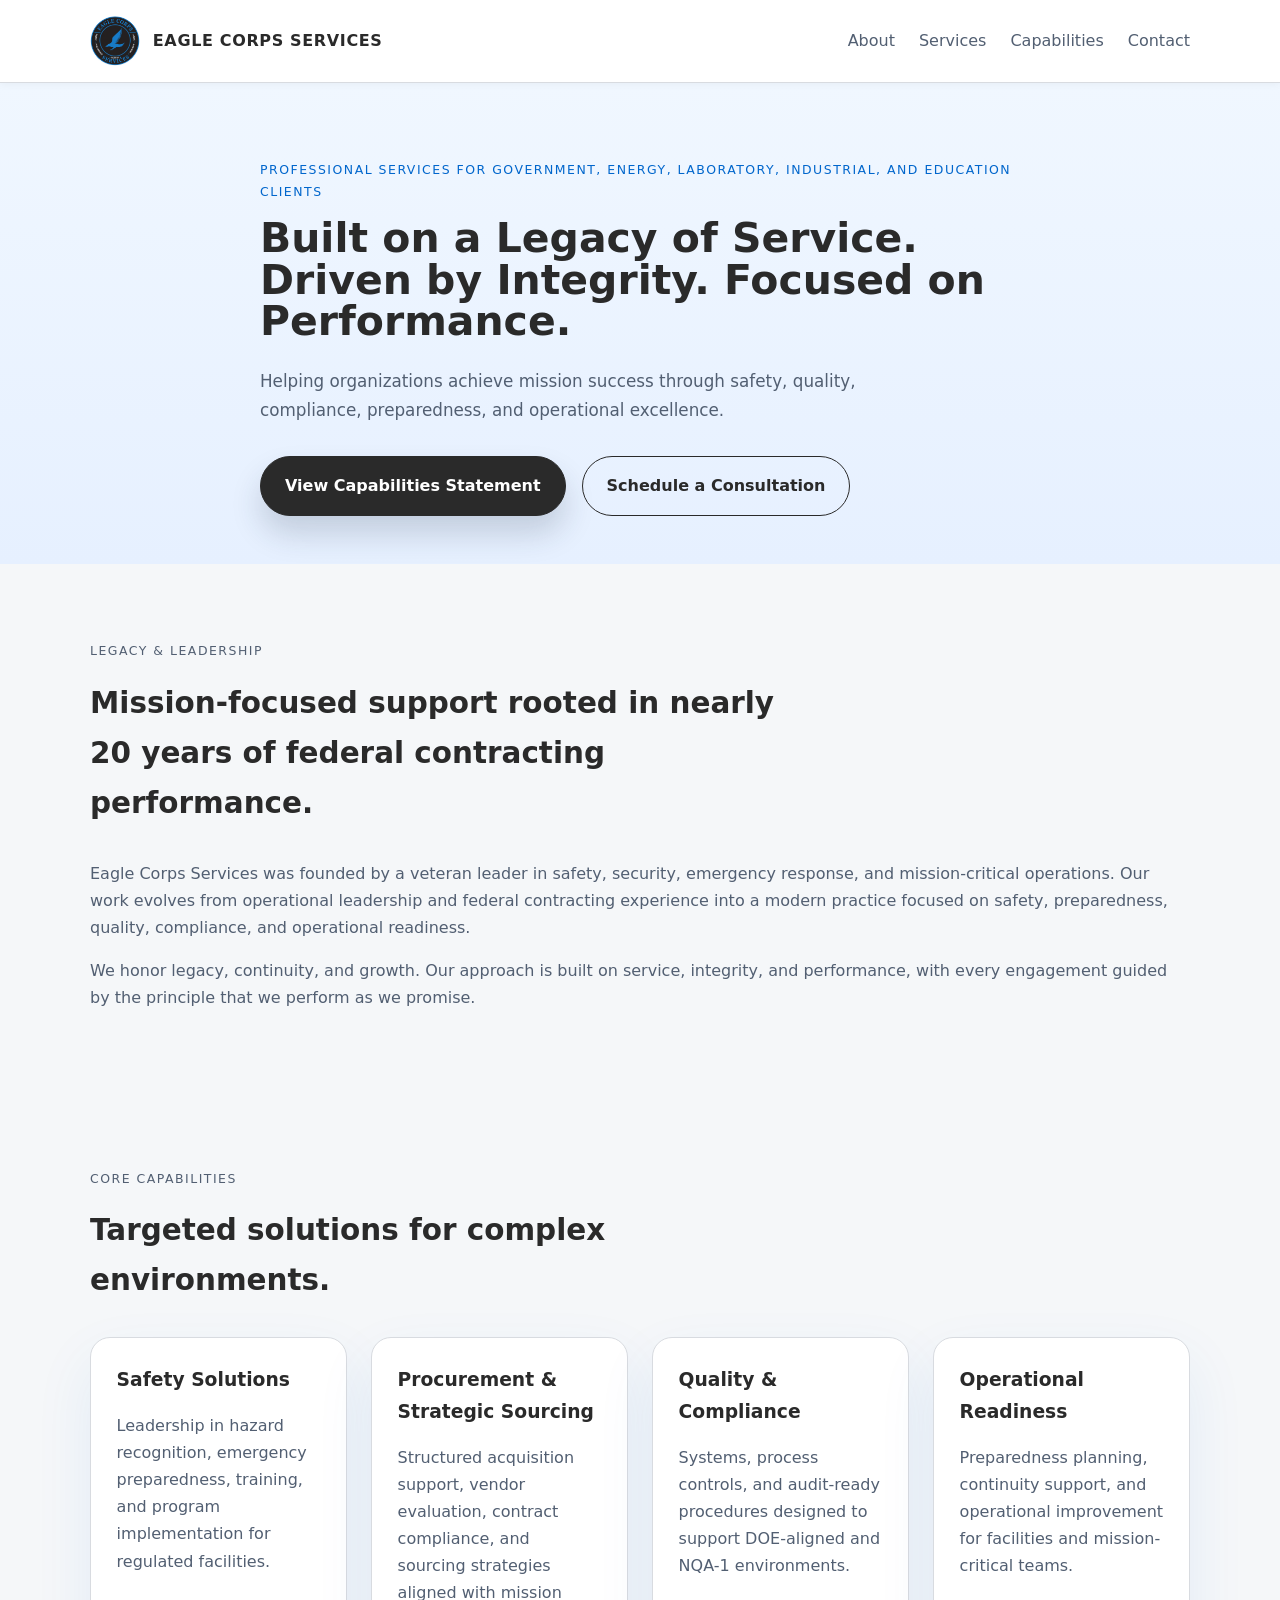
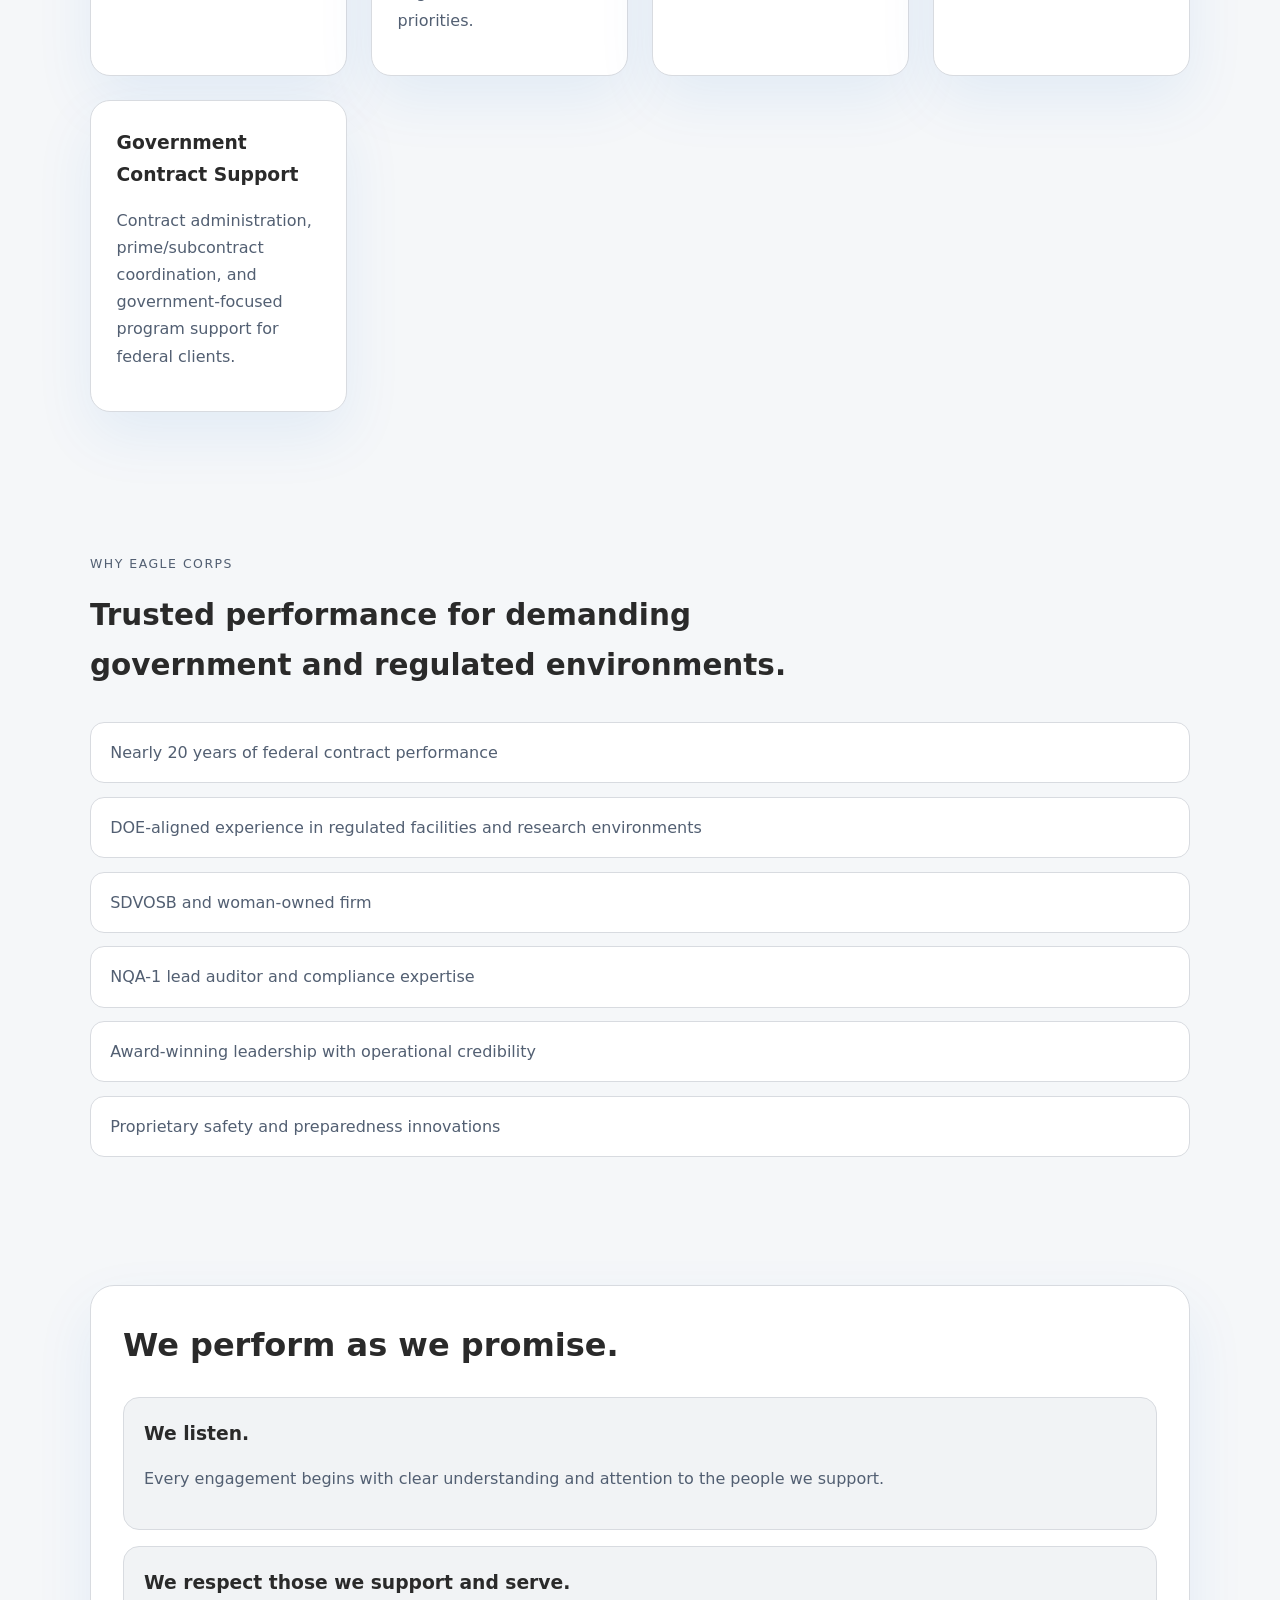
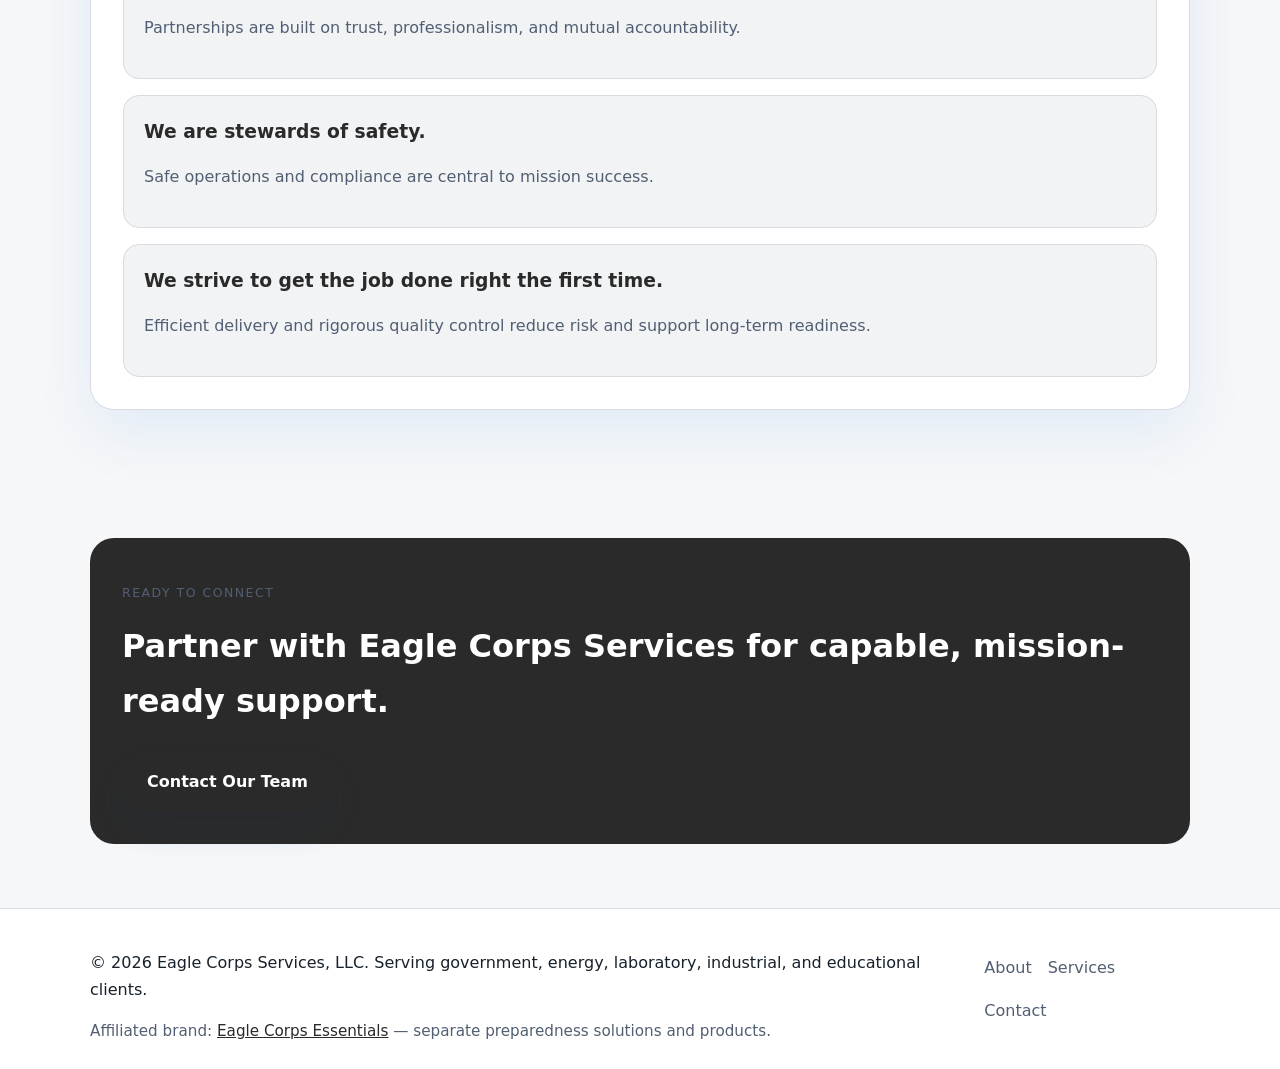
<file: index.html>
<!DOCTYPE html>
<html lang="en">
  <head>
    <meta charset="UTF-8" />
    <meta name="viewport" content="width=device-width, initial-scale=1.0" />
    <title>Eagle Corps Services | Mission-Focused Consulting & Contract Support</title>
    <meta
      name="description"
      content="Eagle Corps Services delivers safety, quality, compliance, preparedness, and operational support solutions for DOE-aligned facilities, laboratories, government agencies, and industrial clients."
    />
    <link rel="stylesheet" href="css/styles.css" />
  </head>
  <body>
    <div class="page-shell">
      <header class="site-header">
        <div class="container header-inner">
          <a href="index.html" class="brand-logo"><img src="images/eagle-corps-logo.png" alt="Eagle Corps Services logo" class="brand-mark" /><span class="brand-label">Eagle Corps Services</span></a>
          <nav class="primary-nav" aria-label="Primary navigation">
            <a href="about.html">About</a>
            <a href="services.html">Services</a>
            <a href="capabilities.html">Capabilities</a>
            <a href="contact.html">Contact</a>
          </nav>
        </div>
      </header>

      <main>
        <section class="hero">
          <div class="container hero-copy">
            <p class="eyebrow">Professional services for government, energy, laboratory, industrial, and education clients</p>
            <h1>Built on a Legacy of Service. Driven by Integrity. Focused on Performance.</h1>
            <p class="hero-text">
              Helping organizations achieve mission success through safety, quality, compliance, preparedness, and operational excellence.
            </p>
            <div class="hero-actions">
              <a class="btn btn-primary" href="capabilities.html">View Capabilities Statement</a>
              <a class="btn btn-secondary" href="contact.html">Schedule a Consultation</a>
            </div>
          </div>
        </section>

        <section class="section intro-legacy">
          <div class="container">
            <div class="section-header">
              <p class="eyebrow">Legacy & Leadership</p>
              <h2>Mission-focused support rooted in nearly 20 years of federal contracting performance.</h2>
            </div>
            <p>
              Eagle Corps Services was founded by a veteran leader in safety, security, emergency response, and mission-critical operations. Our work evolves from operational leadership and federal contracting experience into a modern practice focused on safety, preparedness, quality, compliance, and operational readiness.
            </p>
            <p>
              We honor legacy, continuity, and growth. Our approach is built on service, integrity, and performance, with every engagement guided by the principle that we perform as we promise.
            </p>
          </div>
        </section>

        <section class="section core-capabilities">
          <div class="container">
            <div class="section-header">
              <p class="eyebrow">Core capabilities</p>
              <h2>Targeted solutions for complex environments.</h2>
            </div>
            <div class="card-grid">
              <article class="capability-card">
                <h3>Safety Solutions</h3>
                <p>Leadership in hazard recognition, emergency preparedness, training, and program implementation for regulated facilities.</p>
              </article>
              <article class="capability-card">
                <h3>Procurement & Strategic Sourcing</h3>
                <p>Structured acquisition support, vendor evaluation, contract compliance, and sourcing strategies aligned with mission priorities.</p>
              </article>
              <article class="capability-card">
                <h3>Quality & Compliance</h3>
                <p>Systems, process controls, and audit-ready procedures designed to support DOE-aligned and NQA-1 environments.</p>
              </article>
              <article class="capability-card">
                <h3>Operational Readiness</h3>
                <p>Preparedness planning, continuity support, and operational improvement for facilities and mission-critical teams.</p>
              </article>
              <article class="capability-card">
                <h3>Government Contract Support</h3>
                <p>Contract administration, prime/subcontract coordination, and government-focused program support for federal clients.</p>
              </article>
            </div>
          </div>
        </section>

        <section class="section differentiators">
          <div class="container">
            <div class="section-header">
              <p class="eyebrow">Why Eagle Corps</p>
              <h2>Trusted performance for demanding government and regulated environments.</h2>
            </div>
            <ul class="differentiator-list">
              <li>Nearly 20 years of federal contract performance</li>
              <li>DOE-aligned experience in regulated facilities and research environments</li>
              <li>SDVOSB and woman-owned firm</li>
              <li>NQA-1 lead auditor and compliance expertise</li>
              <li>Award-winning leadership with operational credibility</li>
              <li>Proprietary safety and preparedness innovations</li>
            </ul>
          </div>
        </section>

        <section class="section commitment">
          <div class="container commitment-panel">
            <h2>We perform as we promise.</h2>
            <div class="commitment-grid">
              <article>
                <h3>We listen.</h3>
                <p>Every engagement begins with clear understanding and attention to the people we support.</p>
              </article>
              <article>
                <h3>We respect those we support and serve.</h3>
                <p>Partnerships are built on trust, professionalism, and mutual accountability.</p>
              </article>
              <article>
                <h3>We are stewards of safety.</h3>
                <p>Safe operations and compliance are central to mission success.</p>
              </article>
              <article>
                <h3>We strive to get the job done right the first time.</h3>
                <p>Efficient delivery and rigorous quality control reduce risk and support long-term readiness.</p>
              </article>
            </div>
          </div>
        </section>

        <section class="section contact-cta">
          <div class="container contact-panel">
            <div>
              <p class="eyebrow">Ready to connect</p>
              <h2>Partner with Eagle Corps Services for capable, mission-ready support.</h2>
            </div>
            <a class="btn btn-primary" href="contact.html">Contact Our Team</a>
          </div>
        </section>
      </main>

      <footer class="site-footer">
        <div class="container footer-inner">
          <div>
            <p>© 2026 Eagle Corps Services, LLC. Serving government, energy, laboratory, industrial, and educational clients.</p>
            <p class="footer-affiliate">Affiliated brand: <a href="#" class="footer-link">Eagle Corps Essentials</a> — separate preparedness solutions and products.</p>
          </div>
          <nav class="footer-nav" aria-label="Footer navigation">
            <a href="about.html">About</a>
            <a href="services.html">Services</a>
            <a href="contact.html">Contact</a>
          </nav>
        </div>
      </footer>
    </div>
  </body>
</html>
</file>
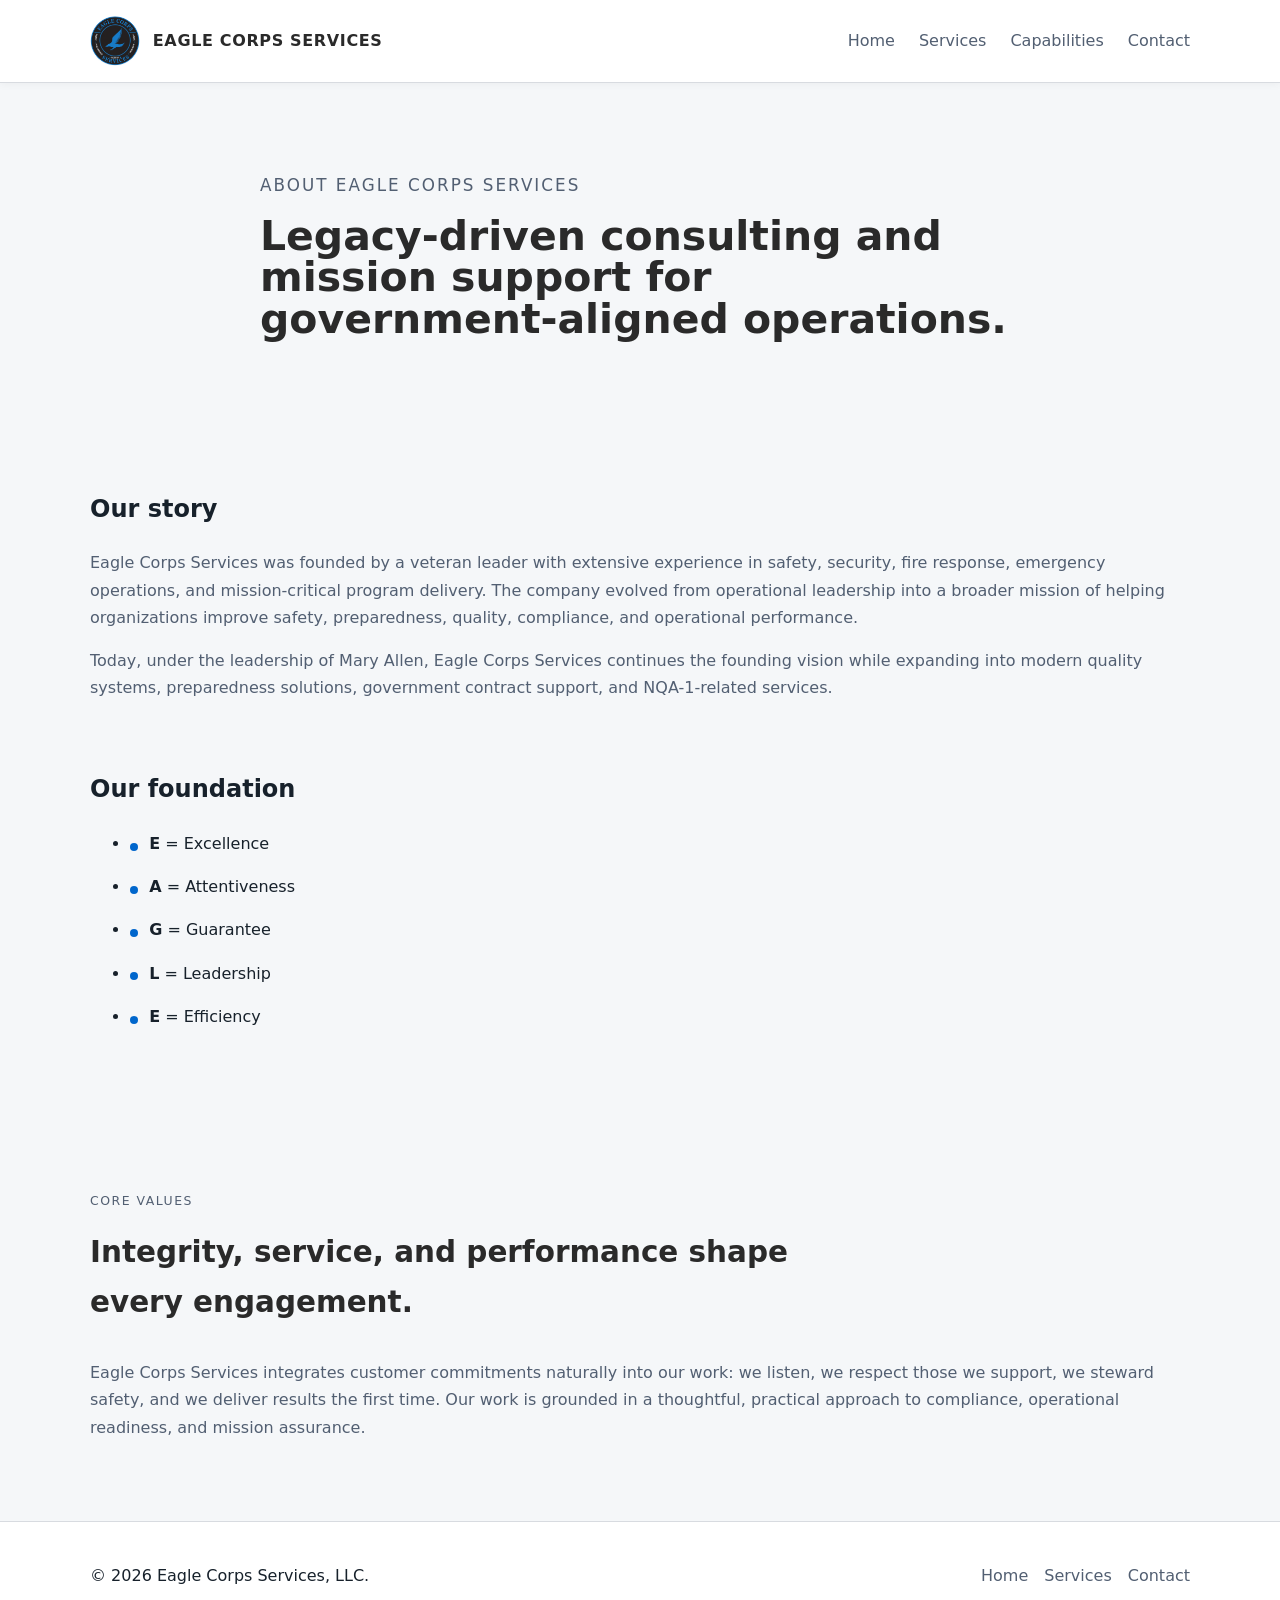
<file: about.html>
<!DOCTYPE html>
<html lang="en">
  <head>
    <meta charset="UTF-8" />
    <meta name="viewport" content="width=device-width, initial-scale=1.0" />
    <title>About | Eagle Corps Services</title>
    <link rel="stylesheet" href="css/styles.css" />
  </head>
  <body>
    <div class="page-shell">
      <header class="site-header">
        <div class="container header-inner">
          <a href="index.html" class="brand-logo"><img src="images/eagle-corps-logo.png" alt="Eagle Corps Services logo" class="brand-mark" /><span class="brand-label">Eagle Corps Services</span></a>
          <nav class="primary-nav" aria-label="Primary navigation">
            <a href="index.html">Home</a>
            <a href="services.html">Services</a>
            <a href="capabilities.html">Capabilities</a>
            <a href="contact.html">Contact</a>
          </nav>
        </div>
      </header>

      <main>
        <section class="section page-hero">
          <div class="container">
            <p class="eyebrow">About Eagle Corps Services</p>
            <h1>Legacy-driven consulting and mission support for government-aligned operations.</h1>
          </div>
        </section>

        <section class="section content-block">
          <div class="container two-column">
            <div>
              <h2>Our story</h2>
              <p>
                Eagle Corps Services was founded by a veteran leader with extensive experience in safety, security, fire response, emergency operations, and mission-critical program delivery. The company evolved from operational leadership into a broader mission of helping organizations improve safety, preparedness, quality, compliance, and operational performance.
              </p>
              <p>
                Today, under the leadership of Mary Allen, Eagle Corps Services continues the founding vision while expanding into modern quality systems, preparedness solutions, government contract support, and NQA-1-related services.
              </p>
            </div>
            <div>
              <h2>Our foundation</h2>
              <ul class="feature-list">
                <li><strong>E</strong> = Excellence</li>
                <li><strong>A</strong> = Attentiveness</li>
                <li><strong>G</strong> = Guarantee</li>
                <li><strong>L</strong> = Leadership</li>
                <li><strong>E</strong> = Efficiency</li>
              </ul>
            </div>
          </div>
        </section>

        <section class="section values">
          <div class="container">
            <div class="section-header">
              <p class="eyebrow">Core values</p>
              <h2>Integrity, service, and performance shape every engagement.</h2>
            </div>
            <p>
              Eagle Corps Services integrates customer commitments naturally into our work: we listen, we respect those we support, we steward safety, and we deliver results the first time. Our work is grounded in a thoughtful, practical approach to compliance, operational readiness, and mission assurance.
            </p>
          </div>
        </section>
      </main>

      <footer class="site-footer">
        <div class="container footer-inner">
          <p>© 2026 Eagle Corps Services, LLC.</p>
          <nav class="footer-nav" aria-label="Footer navigation">
            <a href="index.html">Home</a>
            <a href="services.html">Services</a>
            <a href="contact.html">Contact</a>
          </nav>
        </div>
      </footer>
    </div>
  </body>
</html>
</file>
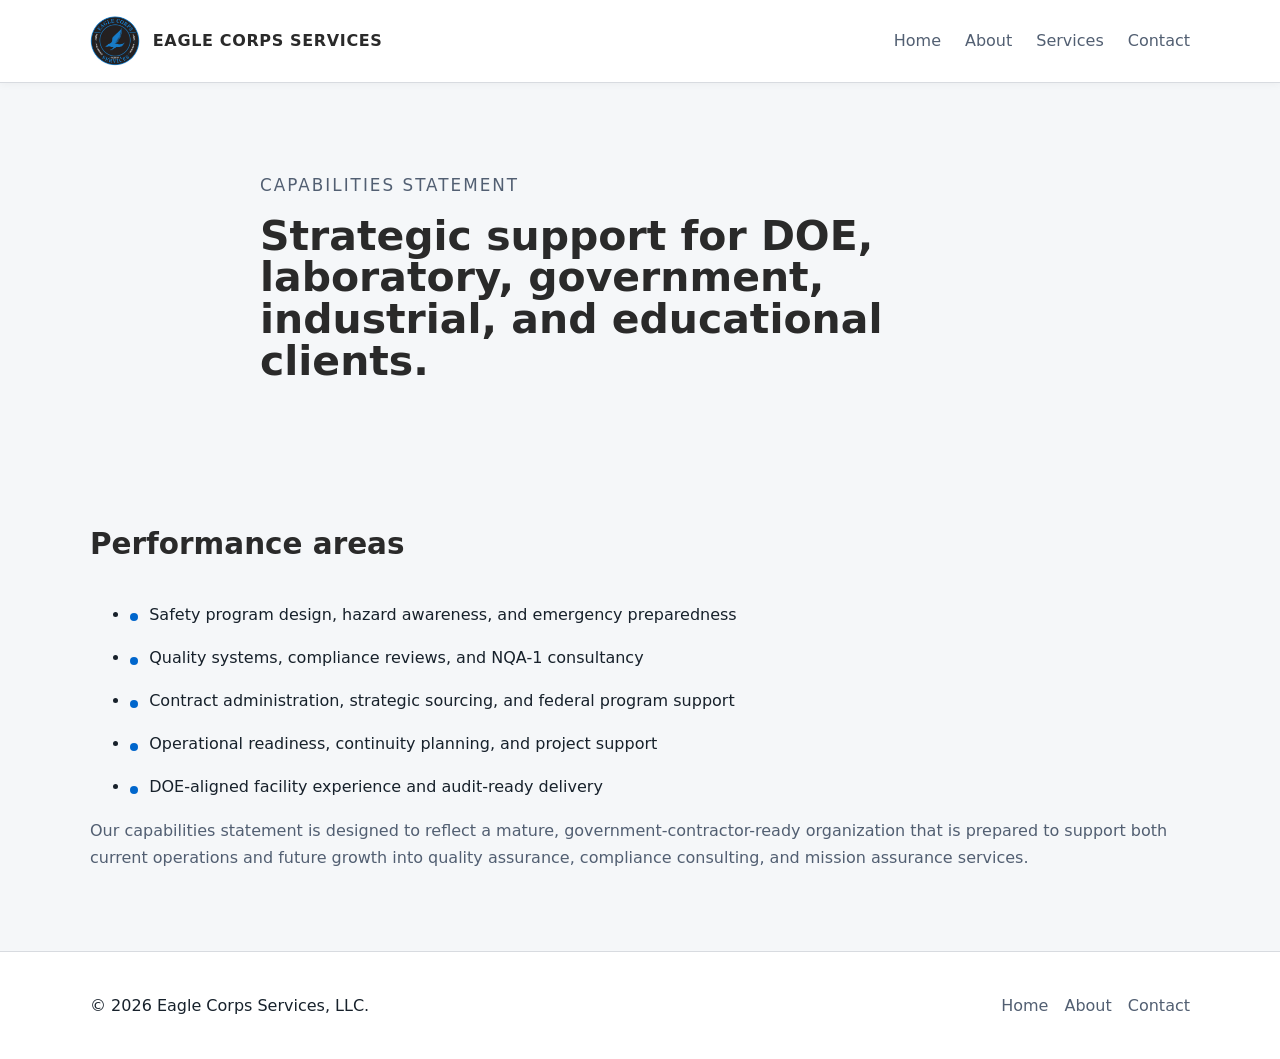
<file: capabilities.html>
<!DOCTYPE html>
<html lang="en">
  <head>
    <meta charset="UTF-8" />
    <meta name="viewport" content="width=device-width, initial-scale=1.0" />
    <title>Capabilities Statement | Eagle Corps Services</title>
    <link rel="stylesheet" href="css/styles.css" />
  </head>
  <body>
    <div class="page-shell">
      <header class="site-header">
        <div class="container header-inner">
          <a href="index.html" class="brand-logo"><img src="images/eagle-corps-logo.png" alt="Eagle Corps Services logo" class="brand-mark" /><span class="brand-label">Eagle Corps Services</span></a>
          <nav class="primary-nav" aria-label="Primary navigation">
            <a href="index.html">Home</a>
            <a href="about.html">About</a>
            <a href="services.html">Services</a>
            <a href="contact.html">Contact</a>
          </nav>
        </div>
      </header>

      <main>
        <section class="section page-hero">
          <div class="container">
            <p class="eyebrow">Capabilities statement</p>
            <h1>Strategic support for DOE, laboratory, government, industrial, and educational clients.</h1>
          </div>
        </section>

        <section class="section content-block">
          <div class="container">
            <div class="section-header">
              <h2>Performance areas</h2>
            </div>
            <ul class="feature-list">
              <li>Safety program design, hazard awareness, and emergency preparedness</li>
              <li>Quality systems, compliance reviews, and NQA-1 consultancy</li>
              <li>Contract administration, strategic sourcing, and federal program support</li>
              <li>Operational readiness, continuity planning, and project support</li>
              <li>DOE-aligned facility experience and audit-ready delivery</li>
            </ul>
            <p>
              Our capabilities statement is designed to reflect a mature, government-contractor-ready organization that is prepared to support both current operations and future growth into quality assurance, compliance consulting, and mission assurance services.
            </p>
          </div>
        </section>
      </main>

      <footer class="site-footer">
        <div class="container footer-inner">
          <p>© 2026 Eagle Corps Services, LLC.</p>
          <nav class="footer-nav" aria-label="Footer navigation">
            <a href="index.html">Home</a>
            <a href="about.html">About</a>
            <a href="contact.html">Contact</a>
          </nav>
        </div>
      </footer>
    </div>
  </body>
</html>
</file>
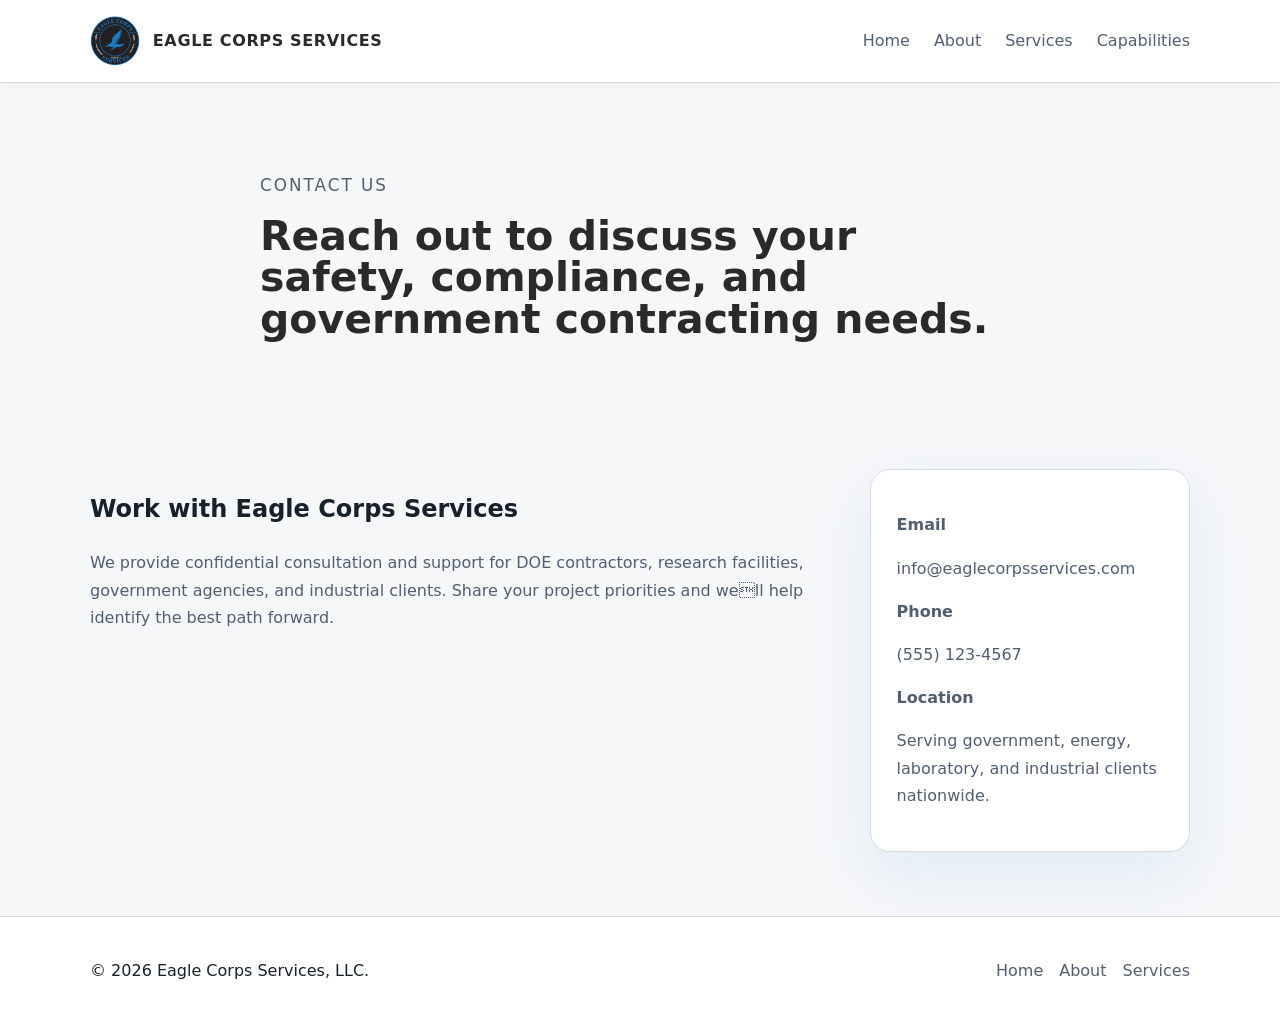
<file: contact.html>
<!DOCTYPE html>
<html lang="en">
  <head>
    <meta charset="UTF-8" />
    <meta name="viewport" content="width=device-width, initial-scale=1.0" />
    <title>Contact | Eagle Corps Services</title>
    <link rel="stylesheet" href="css/styles.css" />
  </head>
  <body>
    <div class="page-shell">
      <header class="site-header">
        <div class="container header-inner">
          <a href="index.html" class="brand-logo"><img src="images/eagle-corps-logo.png" alt="Eagle Corps Services logo" class="brand-mark" /><span class="brand-label">Eagle Corps Services</span></a>
          <nav class="primary-nav" aria-label="Primary navigation">
            <a href="index.html">Home</a>
            <a href="about.html">About</a>
            <a href="services.html">Services</a>
            <a href="capabilities.html">Capabilities</a>
          </nav>
        </div>
      </header>

      <main>
        <section class="section page-hero">
          <div class="container">
            <p class="eyebrow">Contact us</p>
            <h1>Reach out to discuss your safety, compliance, and government contracting needs.</h1>
          </div>
        </section>

        <section class="section content-block">
          <div class="container contact-grid">
            <div>
              <h2>Work with Eagle Corps Services</h2>
              <p>
                We provide confidential consultation and support for DOE contractors, research facilities, government agencies, and industrial clients. Share your project priorities and well help identify the best path forward.
              </p>
            </div>
            <div class="contact-card">
              <p><strong>Email</strong></p>
              <p>info@eaglecorpsservices.com</p>
              <p><strong>Phone</strong></p>
              <p>(555) 123-4567</p>
              <p><strong>Location</strong></p>
              <p>Serving government, energy, laboratory, and industrial clients nationwide.</p>
            </div>
          </div>
        </section>
      </main>

      <footer class="site-footer">
        <div class="container footer-inner">
          <p>© 2026 Eagle Corps Services, LLC.</p>
          <nav class="footer-nav" aria-label="Footer navigation">
            <a href="index.html">Home</a>
            <a href="about.html">About</a>
            <a href="services.html">Services</a>
          </nav>
        </div>
      </footer>
    </div>
  </body>
</html>
</file>
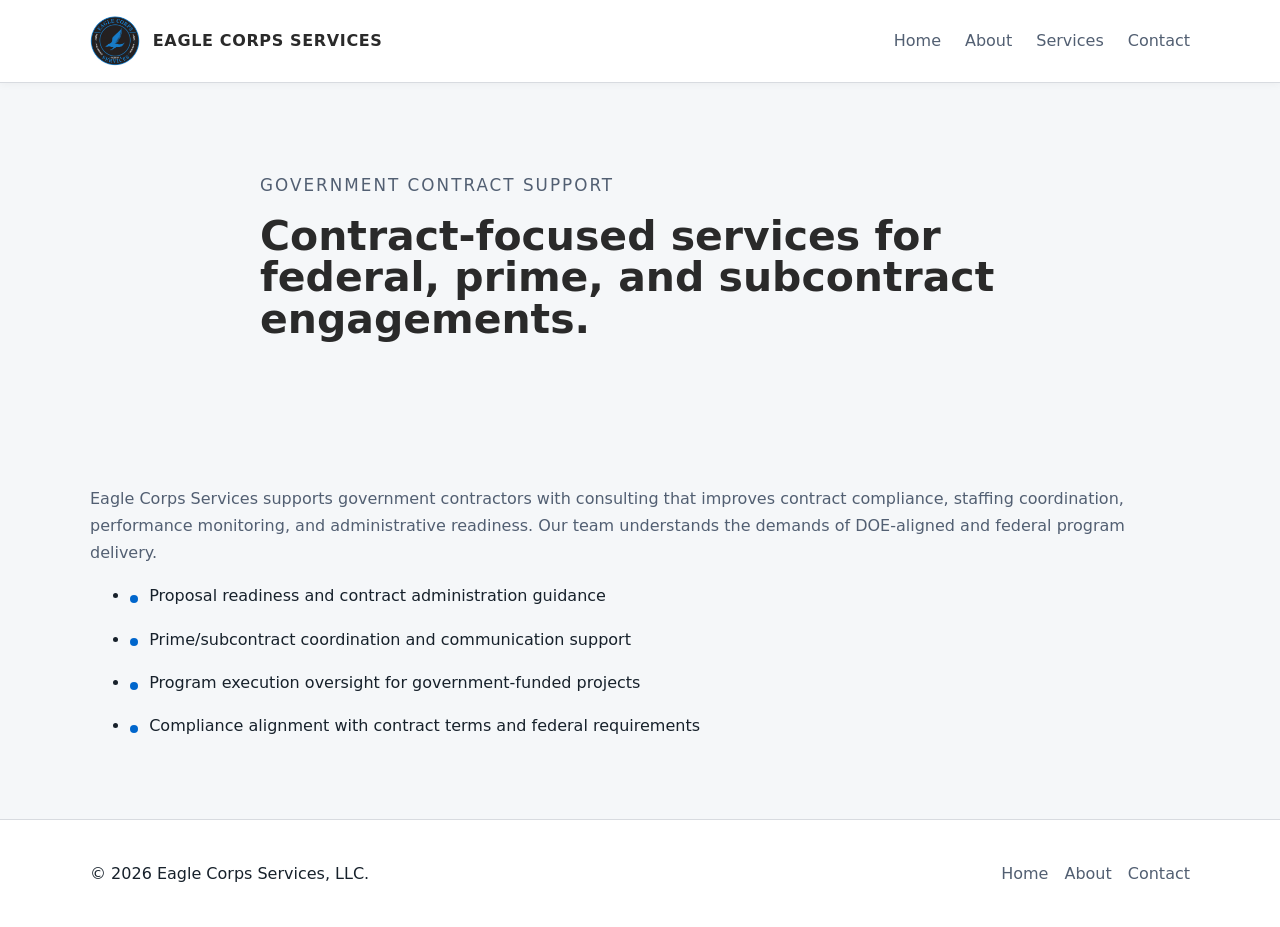
<file: government-contract-support.html>
<!DOCTYPE html>
<html lang="en">
  <head>
    <meta charset="UTF-8" />
    <meta name="viewport" content="width=device-width, initial-scale=1.0" />
    <title>Government Contract Support | Eagle Corps Services</title>
    <link rel="stylesheet" href="css/styles.css" />
  </head>
  <body>
    <div class="page-shell">
      <header class="site-header">
        <div class="container header-inner">
          <a href="index.html" class="brand-logo"><img src="images/eagle-corps-logo.png" alt="Eagle Corps Services logo" class="brand-mark" /><span class="brand-label">Eagle Corps Services</span></a>
          <nav class="primary-nav" aria-label="Primary navigation">
            <a href="index.html">Home</a>
            <a href="about.html">About</a>
            <a href="services.html">Services</a>
            <a href="contact.html">Contact</a>
          </nav>
        </div>
      </header>

      <main>
        <section class="section page-hero">
          <div class="container">
            <p class="eyebrow">Government Contract Support</p>
            <h1>Contract-focused services for federal, prime, and subcontract engagements.</h1>
          </div>
        </section>

        <section class="section content-block">
          <div class="container">
            <p>
              Eagle Corps Services supports government contractors with consulting that improves contract compliance, staffing coordination, performance monitoring, and administrative readiness. Our team understands the demands of DOE-aligned and federal program delivery.
            </p>
            <ul class="feature-list">
              <li>Proposal readiness and contract administration guidance</li>
              <li>Prime/subcontract coordination and communication support</li>
              <li>Program execution oversight for government-funded projects</li>
              <li>Compliance alignment with contract terms and federal requirements</li>
            </ul>
          </div>
        </section>
      </main>

      <footer class="site-footer">
        <div class="container footer-inner">
          <p>© 2026 Eagle Corps Services, LLC.</p>
          <nav class="footer-nav" aria-label="Footer navigation">
            <a href="index.html">Home</a>
            <a href="about.html">About</a>
            <a href="contact.html">Contact</a>
          </nav>
        </div>
      </footer>
    </div>
  </body>
</html>
</file>
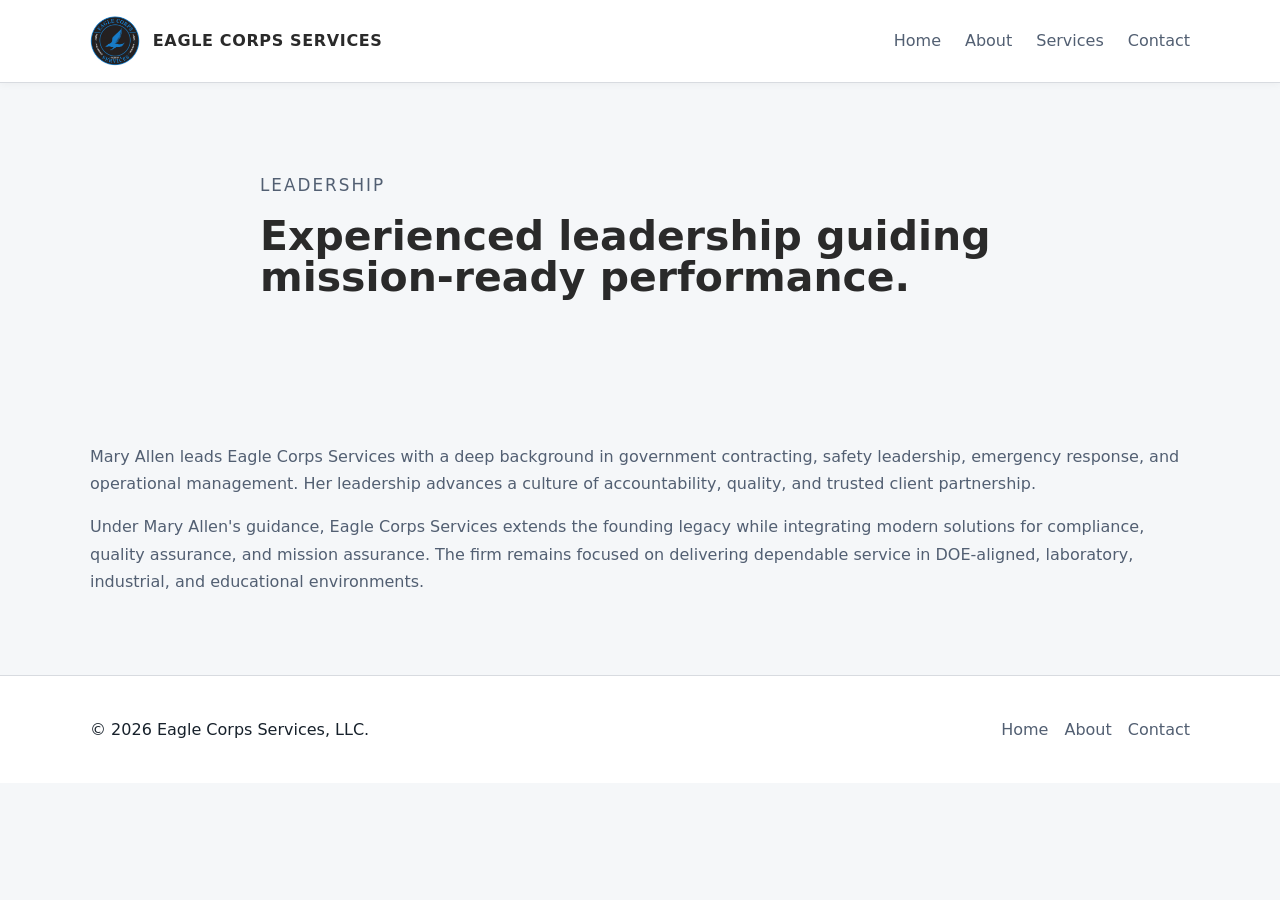
<file: leadership.html>
<!DOCTYPE html>
<html lang="en">
  <head>
    <meta charset="UTF-8" />
    <meta name="viewport" content="width=device-width, initial-scale=1.0" />
    <title>Leadership | Eagle Corps Services</title>
    <link rel="stylesheet" href="css/styles.css" />
  </head>
  <body>
    <div class="page-shell">
      <header class="site-header">
        <div class="container header-inner">
          <a href="index.html" class="brand-logo"><img src="images/eagle-corps-logo.png" alt="Eagle Corps Services logo" class="brand-mark" /><span class="brand-label">Eagle Corps Services</span></a>
          <nav class="primary-nav" aria-label="Primary navigation">
            <a href="index.html">Home</a>
            <a href="about.html">About</a>
            <a href="services.html">Services</a>
            <a href="contact.html">Contact</a>
          </nav>
        </div>
      </header>

      <main>
        <section class="section page-hero">
          <div class="container">
            <p class="eyebrow">Leadership</p>
            <h1>Experienced leadership guiding mission-ready performance.</h1>
          </div>
        </section>

        <section class="section content-block">
          <div class="container">
            <p>
              Mary Allen leads Eagle Corps Services with a deep background in government contracting, safety leadership, emergency response, and operational management. Her leadership advances a culture of accountability, quality, and trusted client partnership.
            </p>
            <p>
              Under Mary Allen's guidance, Eagle Corps Services extends the founding legacy while integrating modern solutions for compliance, quality assurance, and mission assurance. The firm remains focused on delivering dependable service in DOE-aligned, laboratory, industrial, and educational environments.
            </p>
          </div>
        </section>
      </main>

      <footer class="site-footer">
        <div class="container footer-inner">
          <p>© 2026 Eagle Corps Services, LLC.</p>
          <nav class="footer-nav" aria-label="Footer navigation">
            <a href="index.html">Home</a>
            <a href="about.html">About</a>
            <a href="contact.html">Contact</a>
          </nav>
        </div>
      </footer>
    </div>
  </body>
</html>
</file>
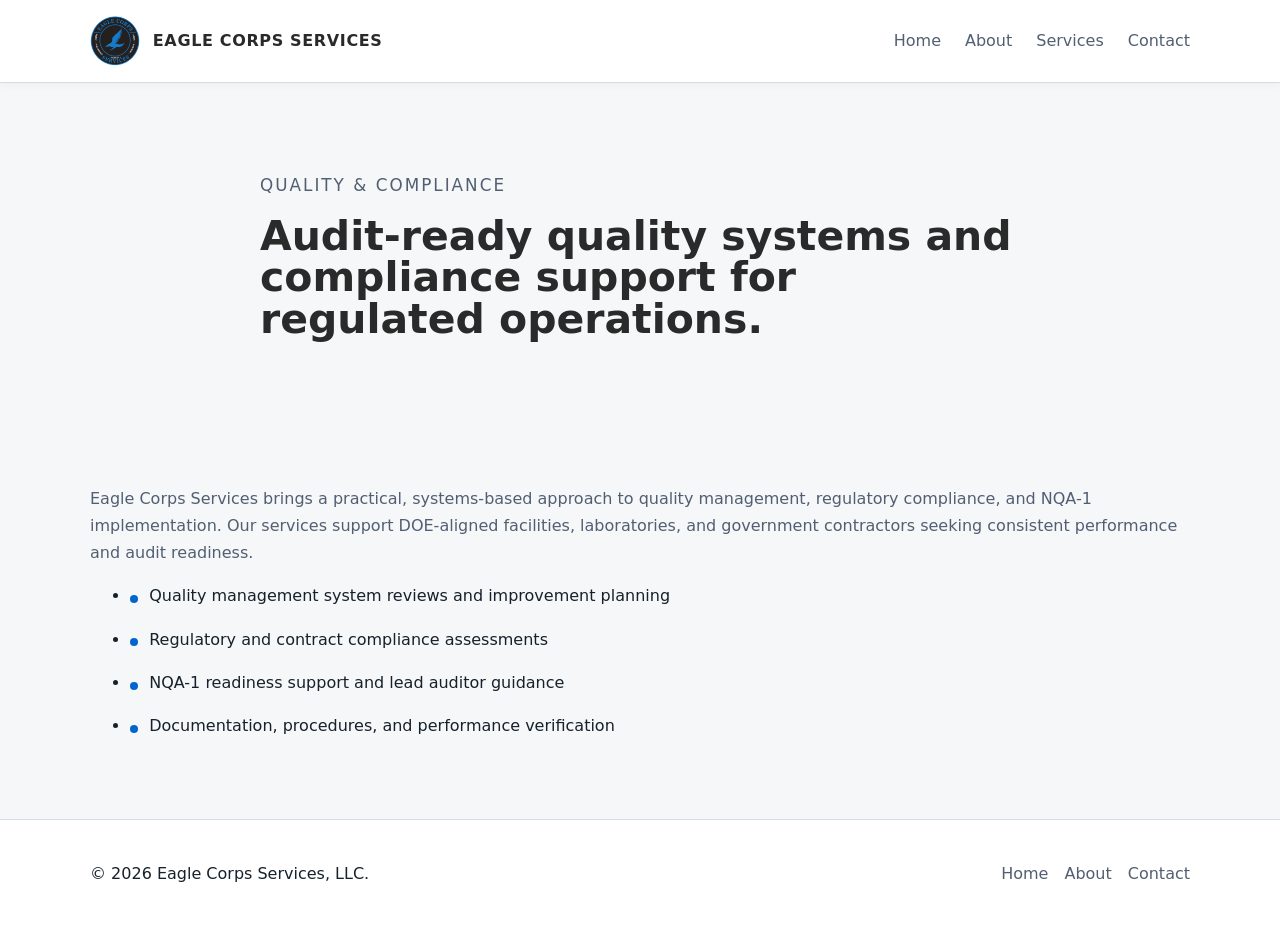
<file: quality-compliance.html>
<!DOCTYPE html>
<html lang="en">
  <head>
    <meta charset="UTF-8" />
    <meta name="viewport" content="width=device-width, initial-scale=1.0" />
    <title>Quality & Compliance | Eagle Corps Services</title>
    <link rel="stylesheet" href="css/styles.css" />
  </head>
  <body>
    <div class="page-shell">
      <header class="site-header">
        <div class="container header-inner">
          <a href="index.html" class="brand-logo"><img src="images/eagle-corps-logo.png" alt="Eagle Corps Services logo" class="brand-mark" /><span class="brand-label">Eagle Corps Services</span></a>
          <nav class="primary-nav" aria-label="Primary navigation">
            <a href="index.html">Home</a>
            <a href="about.html">About</a>
            <a href="services.html">Services</a>
            <a href="contact.html">Contact</a>
          </nav>
        </div>
      </header>

      <main>
        <section class="section page-hero">
          <div class="container">
            <p class="eyebrow">Quality & Compliance</p>
            <h1>Audit-ready quality systems and compliance support for regulated operations.</h1>
          </div>
        </section>

        <section class="section content-block">
          <div class="container">
            <p>
              Eagle Corps Services brings a practical, systems-based approach to quality management, regulatory compliance, and NQA-1 implementation. Our services support DOE-aligned facilities, laboratories, and government contractors seeking consistent performance and audit readiness.
            </p>
            <ul class="feature-list">
              <li>Quality management system reviews and improvement planning</li>
              <li>Regulatory and contract compliance assessments</li>
              <li>NQA-1 readiness support and lead auditor guidance</li>
              <li>Documentation, procedures, and performance verification</li>
            </ul>
          </div>
        </section>
      </main>

      <footer class="site-footer">
        <div class="container footer-inner">
          <p>© 2026 Eagle Corps Services, LLC.</p>
          <nav class="footer-nav" aria-label="Footer navigation">
            <a href="index.html">Home</a>
            <a href="about.html">About</a>
            <a href="contact.html">Contact</a>
          </nav>
        </div>
      </footer>
    </div>
  </body>
</html>
</file>
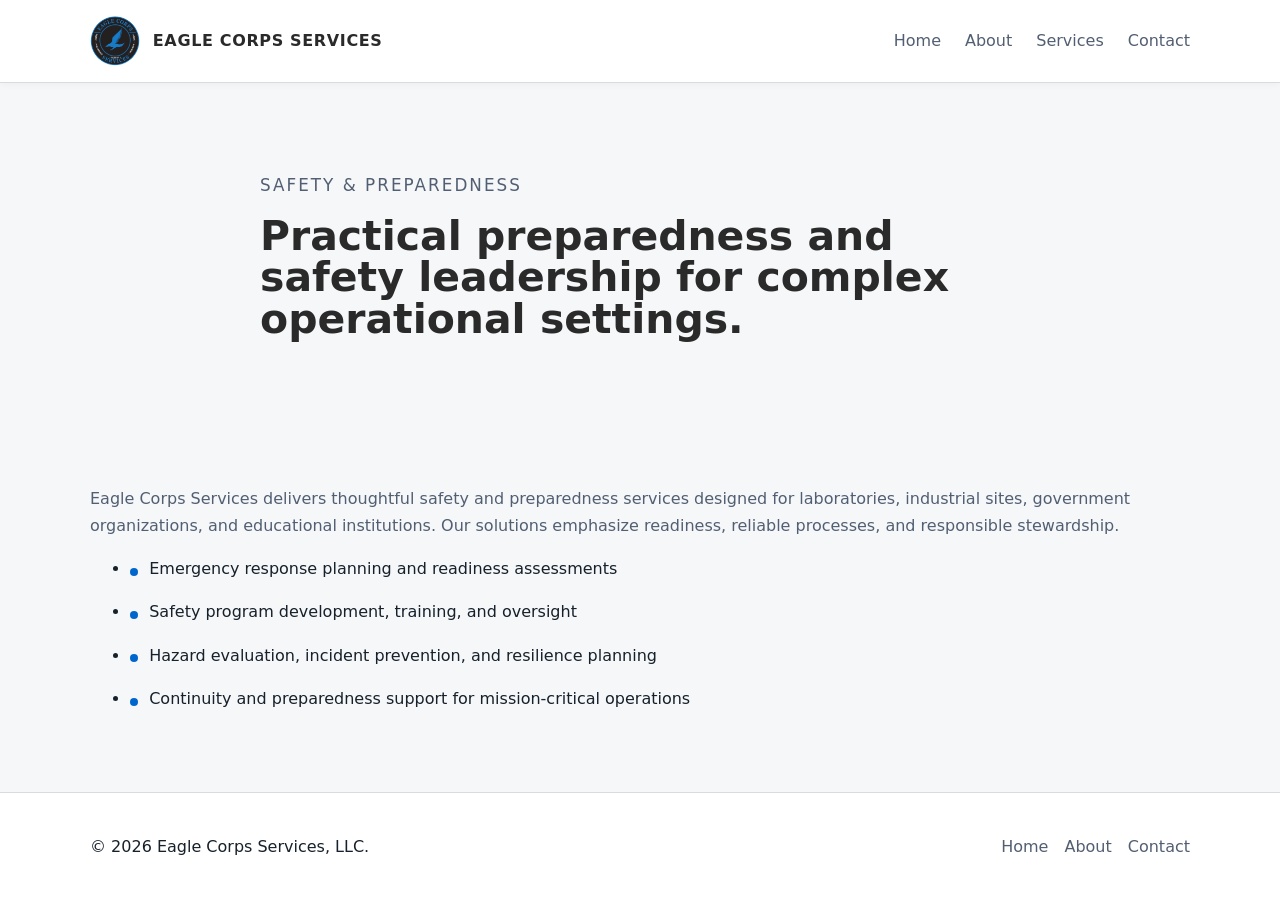
<file: safety-preparedness.html>
<!DOCTYPE html>
<html lang="en">
  <head>
    <meta charset="UTF-8" />
    <meta name="viewport" content="width=device-width, initial-scale=1.0" />
    <title>Safety & Preparedness | Eagle Corps Services</title>
    <link rel="stylesheet" href="css/styles.css" />
  </head>
  <body>
    <div class="page-shell">
      <header class="site-header">
        <div class="container header-inner">
          <a href="index.html" class="brand-logo"><img src="images/eagle-corps-logo.png" alt="Eagle Corps Services logo" class="brand-mark" /><span class="brand-label">Eagle Corps Services</span></a>
          <nav class="primary-nav" aria-label="Primary navigation">
            <a href="index.html">Home</a>
            <a href="about.html">About</a>
            <a href="services.html">Services</a>
            <a href="contact.html">Contact</a>
          </nav>
        </div>
      </header>

      <main>
        <section class="section page-hero">
          <div class="container">
            <p class="eyebrow">Safety & Preparedness</p>
            <h1>Practical preparedness and safety leadership for complex operational settings.</h1>
          </div>
        </section>

        <section class="section content-block">
          <div class="container">
            <p>
              Eagle Corps Services delivers thoughtful safety and preparedness services designed for laboratories, industrial sites, government organizations, and educational institutions. Our solutions emphasize readiness, reliable processes, and responsible stewardship.
            </p>
            <ul class="feature-list">
              <li>Emergency response planning and readiness assessments</li>
              <li>Safety program development, training, and oversight</li>
              <li>Hazard evaluation, incident prevention, and resilience planning</li>
              <li>Continuity and preparedness support for mission-critical operations</li>
            </ul>
          </div>
        </section>
      </main>

      <footer class="site-footer">
        <div class="container footer-inner">
          <p>© 2026 Eagle Corps Services, LLC.</p>
          <nav class="footer-nav" aria-label="Footer navigation">
            <a href="index.html">Home</a>
            <a href="about.html">About</a>
            <a href="contact.html">Contact</a>
          </nav>
        </div>
      </footer>
    </div>
  </body>
</html>
</file>
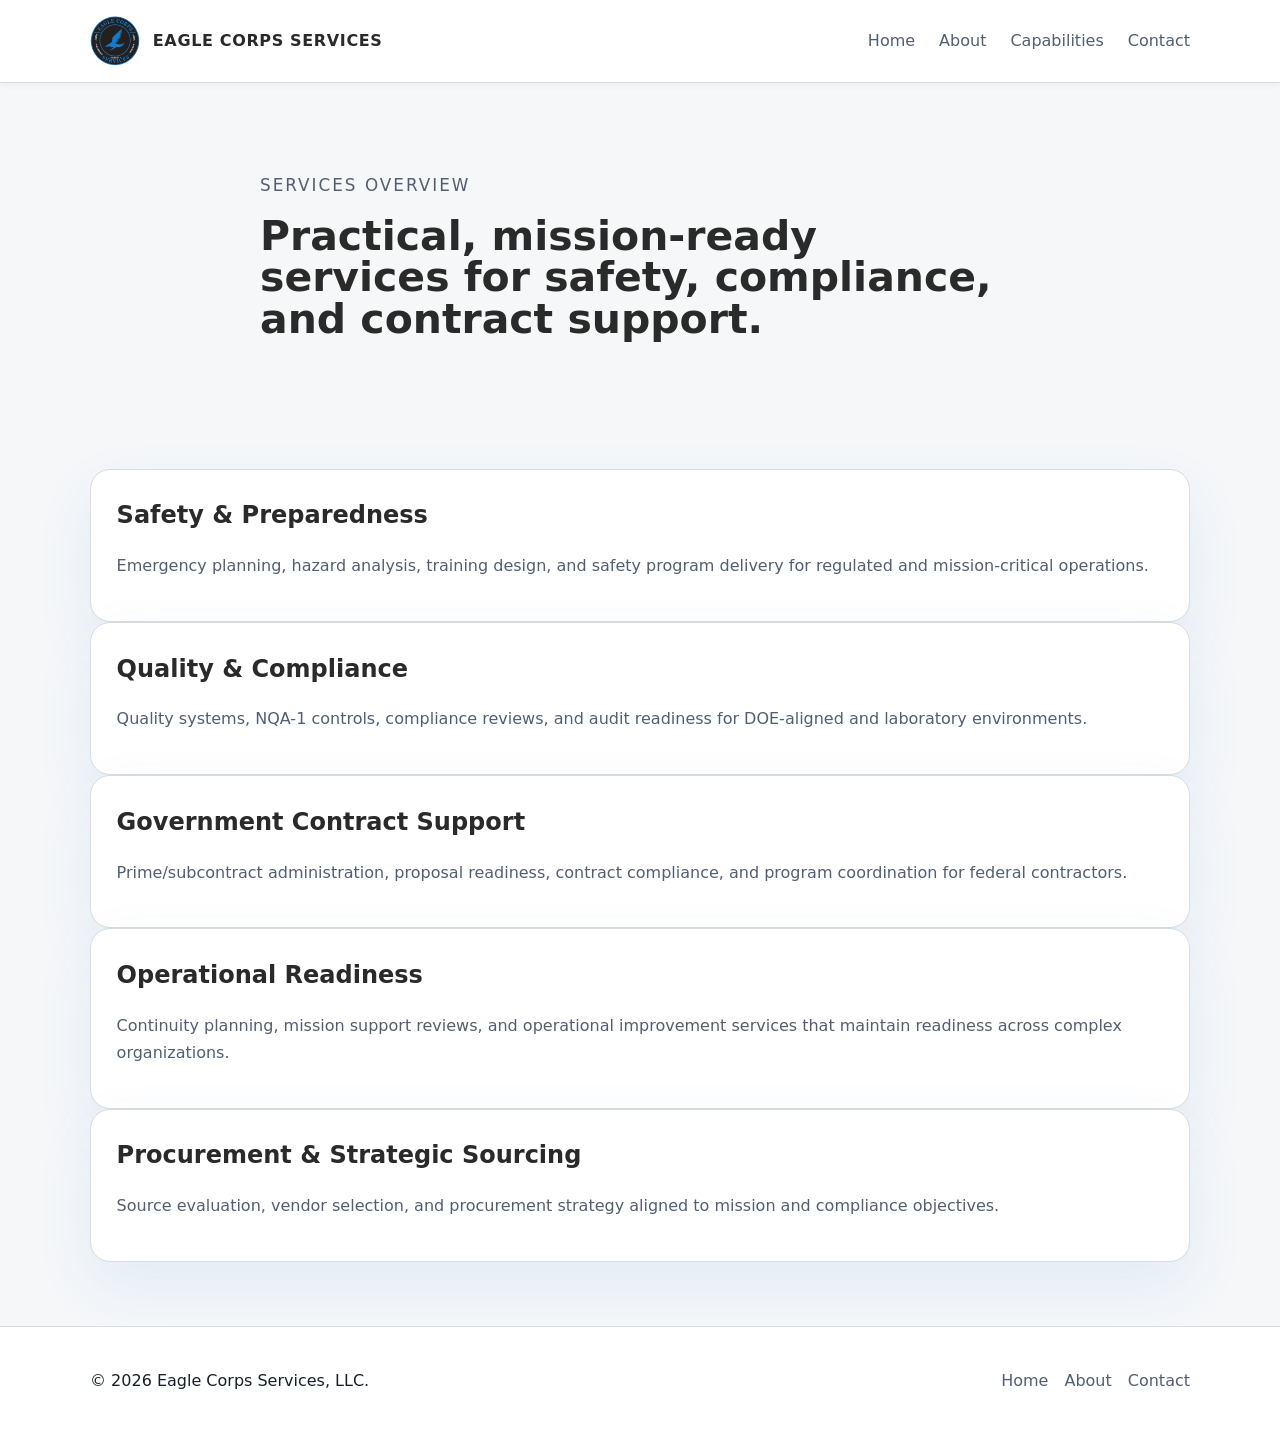
<file: services.html>
<!DOCTYPE html>
<html lang="en">
  <head>
    <meta charset="UTF-8" />
    <meta name="viewport" content="width=device-width, initial-scale=1.0" />
    <title>Services | Eagle Corps Services</title>
    <link rel="stylesheet" href="css/styles.css" />
  </head>
  <body>
    <div class="page-shell">
      <header class="site-header">
        <div class="container header-inner">
          <a href="index.html" class="brand-logo"><img src="images/eagle-corps-logo.png" alt="Eagle Corps Services logo" class="brand-mark" /><span class="brand-label">Eagle Corps Services</span></a>
          <nav class="primary-nav" aria-label="Primary navigation">
            <a href="index.html">Home</a>
            <a href="about.html">About</a>
            <a href="capabilities.html">Capabilities</a>
            <a href="contact.html">Contact</a>
          </nav>
        </div>
      </header>

      <main>
        <section class="section page-hero">
          <div class="container">
            <p class="eyebrow">Services overview</p>
            <h1>Practical, mission-ready services for safety, compliance, and contract support.</h1>
          </div>
        </section>

        <section class="section service-grid">
          <div class="container">
            <article class="service-card">
              <h2>Safety & Preparedness</h2>
              <p>Emergency planning, hazard analysis, training design, and safety program delivery for regulated and mission-critical operations.</p>
            </article>
            <article class="service-card">
              <h2>Quality & Compliance</h2>
              <p>Quality systems, NQA-1 controls, compliance reviews, and audit readiness for DOE-aligned and laboratory environments.</p>
            </article>
            <article class="service-card">
              <h2>Government Contract Support</h2>
              <p>Prime/subcontract administration, proposal readiness, contract compliance, and program coordination for federal contractors.</p>
            </article>
            <article class="service-card">
              <h2>Operational Readiness</h2>
              <p>Continuity planning, mission support reviews, and operational improvement services that maintain readiness across complex organizations.</p>
            </article>
            <article class="service-card">
              <h2>Procurement & Strategic Sourcing</h2>
              <p>Source evaluation, vendor selection, and procurement strategy aligned to mission and compliance objectives.</p>
            </article>
          </div>
        </section>
      </main>

      <footer class="site-footer">
        <div class="container footer-inner">
          <p>© 2026 Eagle Corps Services, LLC.</p>
          <nav class="footer-nav" aria-label="Footer navigation">
            <a href="index.html">Home</a>
            <a href="about.html">About</a>
            <a href="contact.html">Contact</a>
          </nav>
        </div>
      </footer>
    </div>
  </body>
</html>
</file>
<file: css/styles.css>
:root {
  color-scheme: dark;
  --bg: #f5f7f9;
  --surface: #ffffff;
  --surface-strong: #f1f3f5;
  --text: #17212b;
  --muted: #525f72;
  --nav: #2a2a2a;
  --accent: #0066cc;
  --accent-soft: #e6f0ff;
  --border: #d8dbe0;
  --shadow: 0 24px 60px rgba(0, 102, 204, 0.08);
}

* {
  box-sizing: border-box;
}

html {
  scroll-behavior: smooth;
}

body {
  margin: 0;
  font-family: Inter, system-ui, -apple-system, BlinkMacSystemFont, "Segoe UI", sans-serif;
  color: var(--text);
  background: var(--bg);
  line-height: 1.7;
}

img {
  max-width: 100%;
  display: block;
}

a {
  color: inherit;
  text-decoration: none;
}

button,
input,
textarea {
  font: inherit;
}

.page-shell {
  min-height: 100vh;
  display: flex;
  flex-direction: column;
}

.container {
  width: min(1100px, calc(100% - 2rem));
  margin: 0 auto;
}

.site-header {
  background: #ffffff;
  border-bottom: 1px solid var(--border);
  position: sticky;
  top: 0;
  z-index: 10;
  box-shadow: 0 2px 8px rgba(0, 0, 0, 0.04);
}

.header-inner {
  display: flex;
  align-items: center;
  justify-content: space-between;
  gap: 1rem;
  padding: 1rem 0;
}

.brand-logo {
  font-size: 1rem;
  font-weight: 700;
  letter-spacing: 0.04em;
  text-transform: uppercase;
  color: var(--nav);
}

.primary-nav {
  display: flex;
  gap: 1.5rem;
  flex-wrap: wrap;
}

.primary-nav a,
.footer-nav a {
  color: var(--muted);
  transition: all 0.2s ease;
  position: relative;
}

.primary-nav a:hover,
.footer-nav a:hover {
  color: var(--accent);
}

.hero,
.page-hero {
  padding: 4rem 0 3rem;
}

.hero {
  background: linear-gradient(180deg, #f0f7ff 0%, #e6f0ff 100%);
}

.hero-copy,
.page-hero .container {
  max-width: 760px;
}

.eyebrow {
  color: var(--accent);
  text-transform: uppercase;
  letter-spacing: 0.12em;
  font-size: 0.78rem;
  margin-bottom: 1rem;
}

.hero h1,
.page-hero h1 {
  font-size: clamp(2.4rem, 3.2vw, 4rem);
  line-height: 1.02;
  margin: 0;
  color: var(--nav);
}

.hero-text,
.page-hero p {
  max-width: 700px;
  margin-top: 1.5rem;
  color: var(--muted);
  font-size: 1.05rem;
}

.hero-actions {
  display: flex;
  flex-wrap: wrap;
  gap: 1rem;
  margin-top: 2rem;
}

.btn {
  display: inline-flex;
  align-items: center;
  justify-content: center;
  padding: 0.95rem 1.5rem;
  border-radius: 999px;
  font-weight: 600;
  transition: transform 0.2s ease, box-shadow 0.2s ease;
}

.btn:hover {
  transform: translateY(-1px);
}

.btn-primary {
  background: var(--nav);
  color: #ffffff;
  box-shadow: 0 18px 30px rgba(36, 51, 74, 0.18);
  border: 1px solid var(--nav);
}

.btn-primary:hover {
  background: #004d99;
  box-shadow: 0 24px 40px rgba(0, 102, 204, 0.25);
}

.btn-secondary {
  background: transparent;
  border: 1px solid var(--nav);
  color: var(--nav);
  transition: all 0.2s ease;
}

.btn-secondary:hover {
  background: var(--nav);
  color: #ffffff;
}

.section {
  padding: 4rem 0;
}

.section-header {
  max-width: 720px;
  margin-bottom: 2rem;
}

.section-header h2 {
  font-size: clamp(1.75rem, 2.3vw, 2.75rem);
  margin: 0.5rem 0 0;
  color: var(--nav);
}

.section p,
.content-block p {
  color: var(--muted);
}

.intro-legacy p + p,
.values p {
  margin-top: 1rem;
}

.card-grid,
.commitment-grid,
.service-grid {
  display: grid;
  gap: 1.5rem;
}

.card-grid {
  grid-template-columns: repeat(auto-fit, minmax(220px, 1fr));
}

.capability-card,
.service-card,
.contact-card {
  background: var(--surface);
  border: 1px solid var(--border);
  border-radius: 20px;
  padding: 1.6rem;
  box-shadow: var(--shadow);
  transition: all 0.3s ease;
}

.capability-card:hover,
.service-card:hover {
  transform: translateY(-4px);
  box-shadow: 0 32px 70px rgba(21, 33, 51, 0.12);
  border-color: var(--accent);
}

.capability-card h3,
.service-card h2 {
  margin-top: 0;
  margin-bottom: 0.9rem;
  color: var(--nav);
}

.differentiator-list {
  list-style: none;
  padding: 0;
  margin: 0;
  display: grid;
  gap: 0.85rem;
}

.differentiator-list li {
  padding: 1rem 1.2rem;
  background: var(--surface);
  border: 1px solid var(--border);
  border-radius: 14px;
  color: var(--muted);
}

.commitment-panel {
  background: #ffffff;
  border: 1px solid var(--border);
  border-radius: 24px;
  padding: 2rem;
  box-shadow: var(--shadow);
}

.commitment-panel h2 {
  margin-top: 0;
  margin-bottom: 1.5rem;
  font-size: clamp(2rem, 2.5vw, 2.75rem);
  color: var(--nav);
}

.commitment-grid {
  display: grid;
  gap: 1rem;
}

.commitment-grid article {
  background: var(--surface-strong);
  padding: 1.25rem;
  border-radius: 16px;
  border: 1px solid var(--border);
}

.commitment-grid h3 {
  margin-top: 0;
  margin-bottom: 0.8rem;
  color: var(--nav);
}

.contact-panel {
  display: flex;
  flex-wrap: wrap;
  justify-content: space-between;
  gap: 1.5rem;
  align-items: center;
  background: var(--nav);
  color: #ffffff;
  padding: 2rem 2rem;
  border-radius: 24px;
}

.contact-panel h2 {
  margin: 0.5rem 0 0;
  font-size: clamp(1.8rem, 2.5vw, 2.4rem);
}

.site-footer {
  background: #ffffff;
  border-top: 1px solid var(--border);
}

.footer-inner {
  display: flex;
  justify-content: space-between;
  align-items: center;
  gap: 1rem;
  padding: 1.5rem 0;
}

.footer-affiliate {
  margin: 0.6rem 0 0;
  color: var(--muted);
  font-size: 0.95rem;
}

.footer-link {
  color: var(--nav);
  text-decoration: underline;
}

.footer-nav {
  display: flex;
  gap: 1rem;
  flex-wrap: wrap;
}

.two-column {
  display: grid;
  gap: 2rem;
}

.feature-list,
.contact-grid {
  display: grid;
  gap: 1rem;
}

.feature-list li {
  padding-left: 1.2rem;
  position: relative;
}

.feature-list li::before {
  content: "";
  position: absolute;
  left: 0;
  top: 0.8rem;
  width: 8px;
  height: 8px;
  border-radius: 50%;
  background: var(--accent);
}

.contact-grid {
  grid-template-columns: minmax(280px, 1fr) 320px;
}

.contact-card {
  background: var(--surface);
}

@media (max-width: 860px) {
  .header-inner,
  .footer-inner {
    flex-direction: column;
    align-items: flex-start;
  }

  .hero-actions,
  .contact-panel {
    justify-content: stretch;
  }

  .contact-panel {
    text-align: left;
  }

  .contact-grid {
    grid-template-columns: 1fr;
  }
}

@media (max-width: 640px) {
  .hero,
  .page-hero,
  .section {
    padding: 3rem 0;
  }

  .primary-nav {
    gap: 1rem;
  }

  .btn {
    width: 100%;
  }
}


.brand-logo {
  display: inline-flex;
  align-items: center;
  gap: 0.8rem;
  font-size: 1rem;
  font-weight: 700;
  letter-spacing: 0.04em;
  text-transform: uppercase;
  color: var(--nav);
}

.brand-mark {
  width: 50px;
  height: 50px;
  display: block;
  border-radius: 50%;
  object-fit: contain;
  animation: eagleFloat 4s ease-in-out infinite;
}

@keyframes eagleFloat {
  0%, 100% {
    transform: translateY(0px) translateX(0px);
  }
  25% {
    transform: translateY(-3px) translateX(2px);
  }
  50% {
    transform: translateY(-6px) translateX(4px);
  }
  75% {
    transform: translateY(-3px) translateX(2px);
  }
}

.brand-label {
  display: inline-block;
}
</file>
